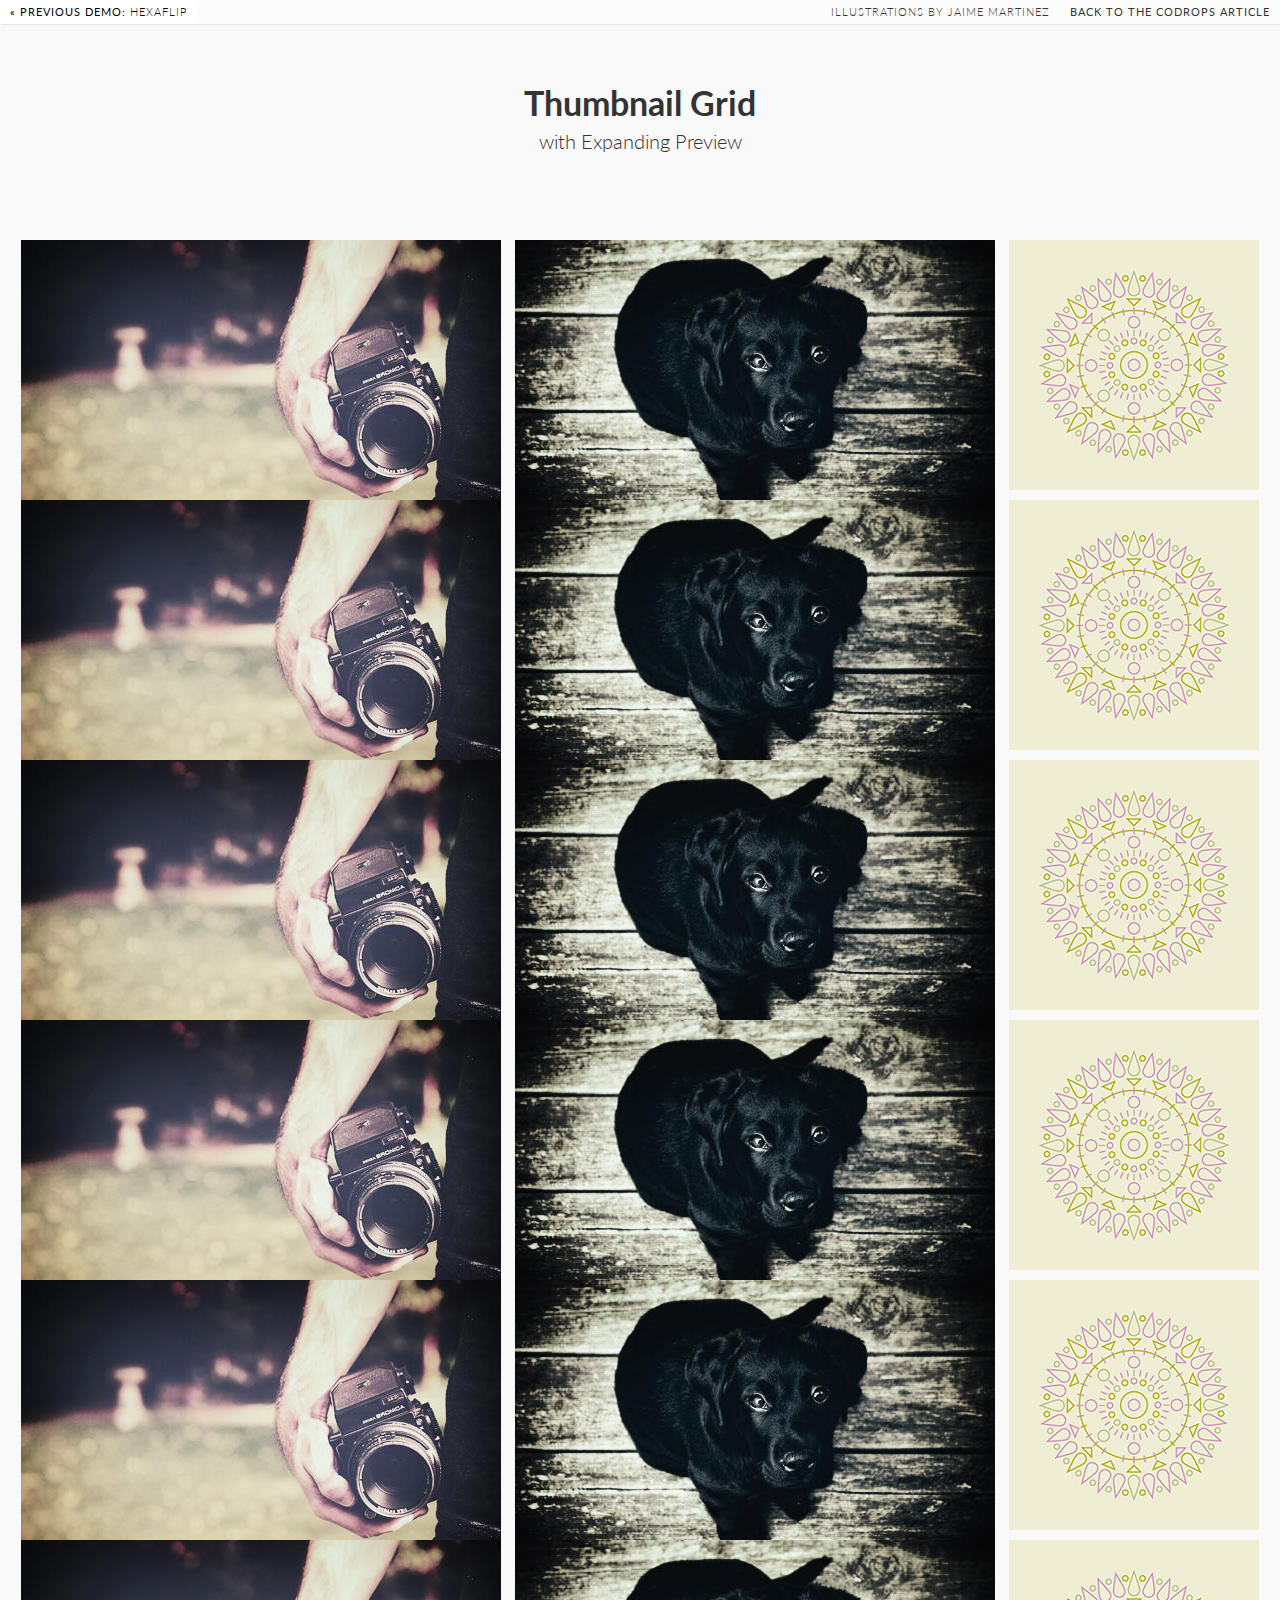
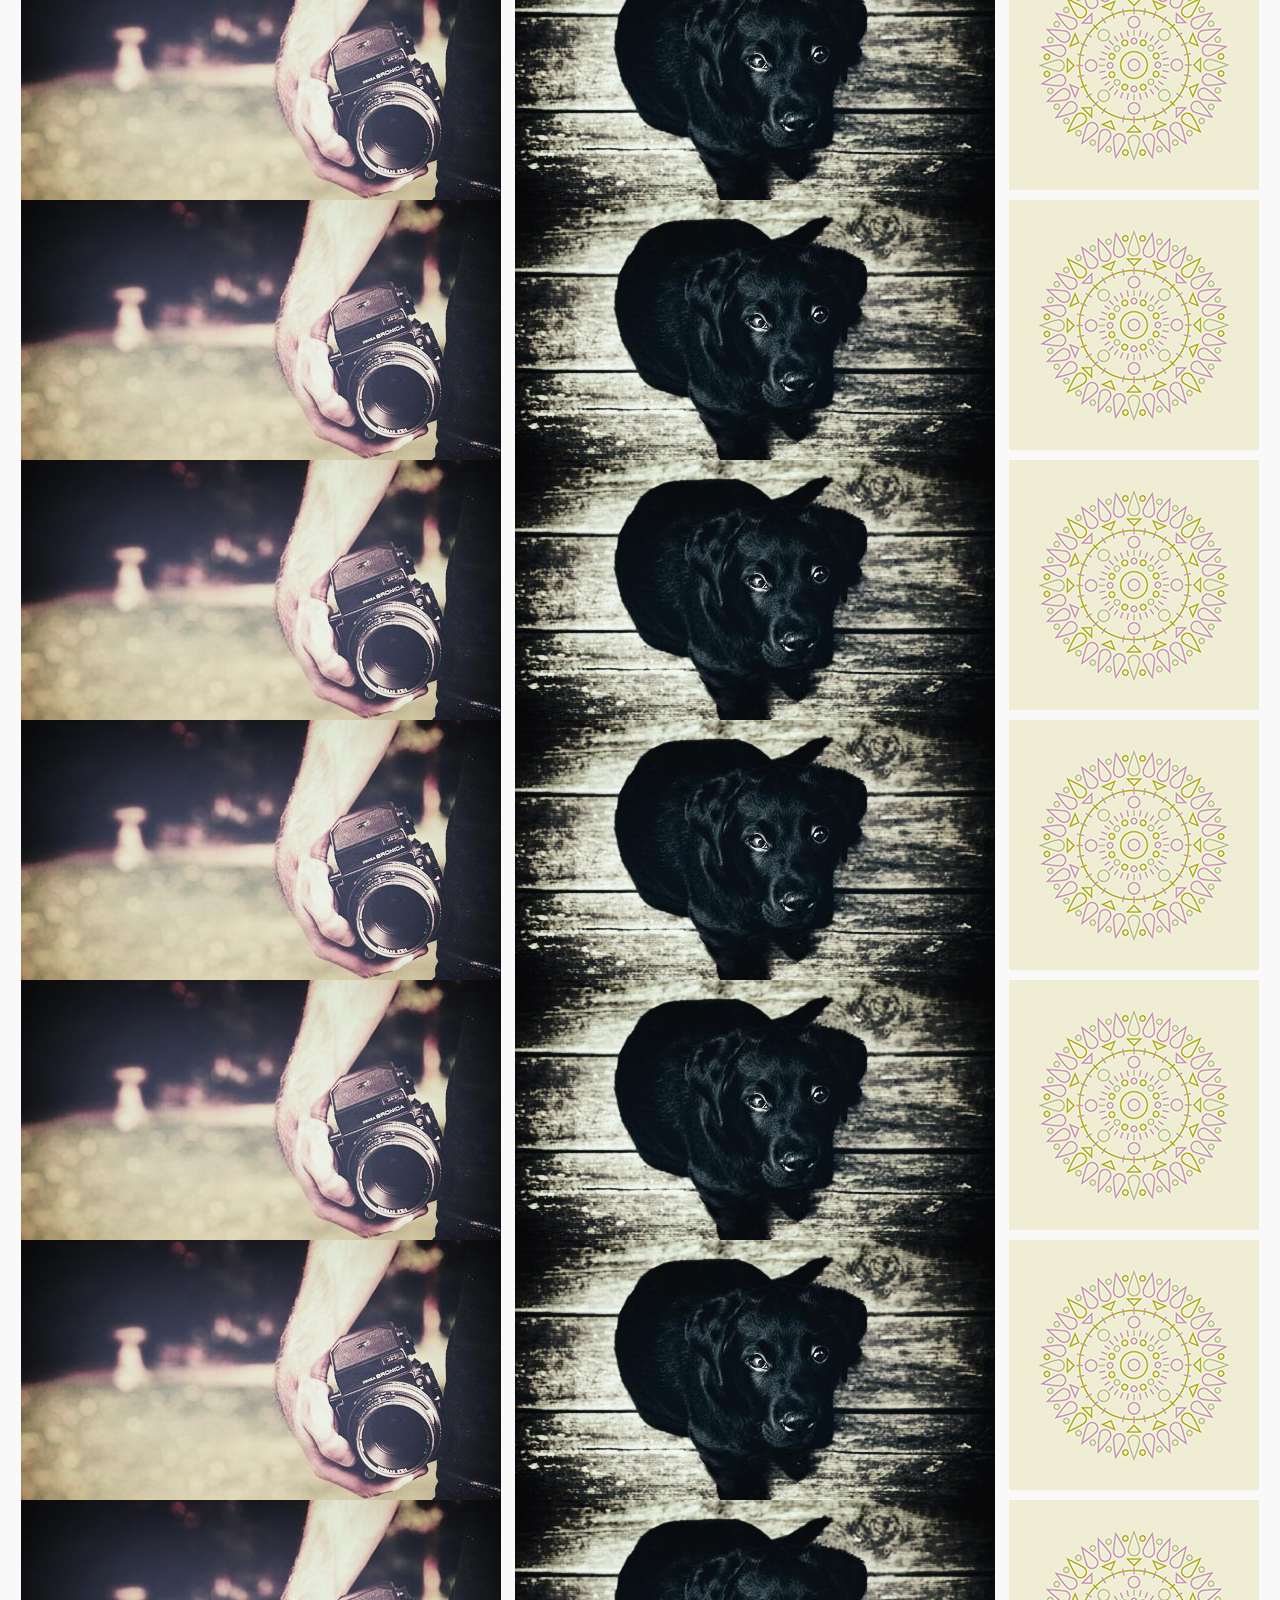
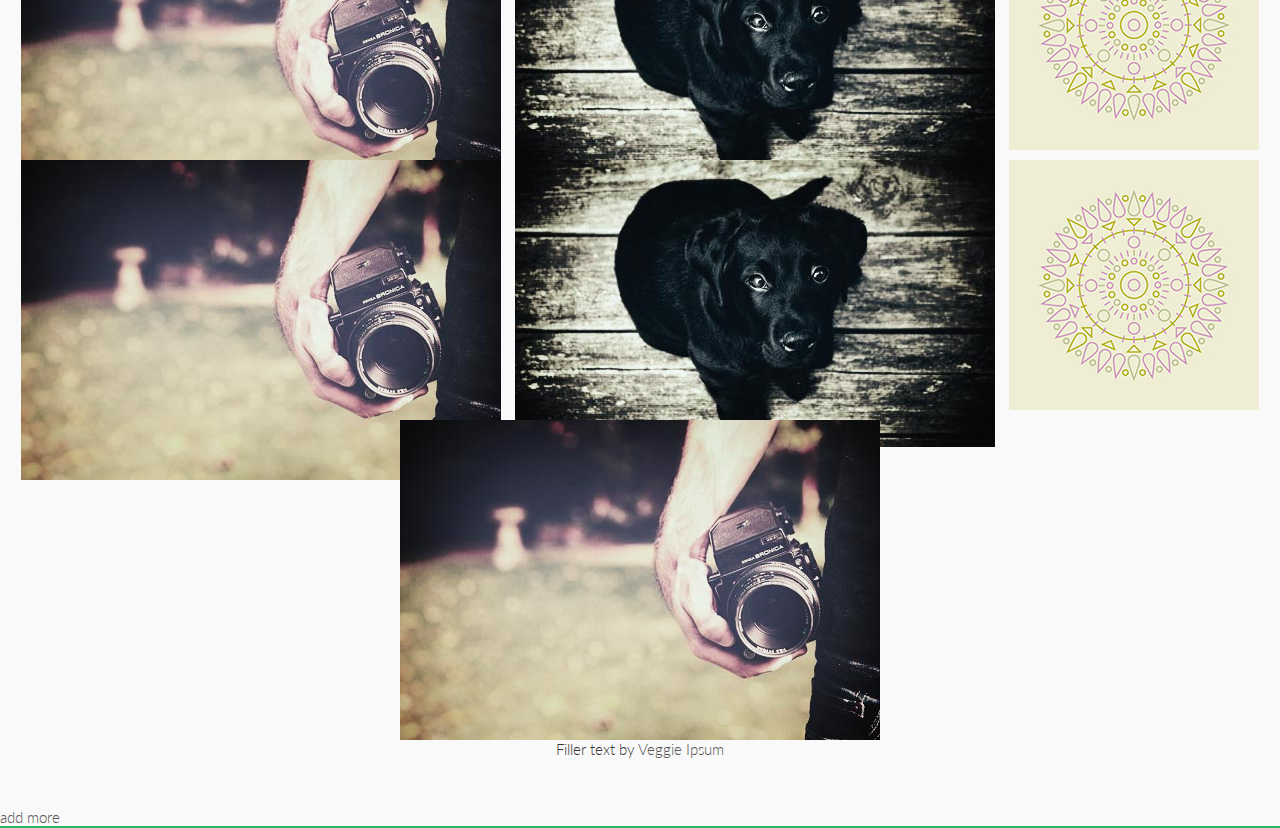
<file: add.html>
<!DOCTYPE html>
<html lang="en">
	<head>
		<meta charset="UTF-8" />
		<meta http-equiv="X-UA-Compatible" content="IE=edge,chrome=1"> 
		<meta name="viewport" content="width=device-width, initial-scale=1.0"> 
		<title>Thumbnail Grid with Expanding Preview</title>
		<meta name="description" content="Thumbnail Grid with Expanding Preview" />
		<meta name="keywords" content="thumbnails, grid, preview, google image search, jquery, image grid, expanding, preview, portfolio" />
		<meta name="author" content="Codrops" />
		<link rel="shortcut icon" href="../favicon.ico"> 
		<link rel="stylesheet" type="text/css" href="css/default.css" />
		<link rel="stylesheet" type="text/css" href="css/component.css" />
		<script src="js/modernizr.custom.js"></script>
	</head>
	<body>
		<div class="container">	
			<!-- Codrops top bar -->
			<div class="codrops-top clearfix">
				<a href="http://tympanus.net/Tutorials/HexaFlip/"><strong>&laquo; Previous Demo: </strong>HexaFlip</a>
				<span class="right">
					<a href="http://cargocollective.com/jaimemartinez">Illustrations by Jaime Martinez</a>
					<a href="http://tympanus.net/codrops/?p=14530"><strong>Back to the Codrops Article</strong></a>
				</span>
			</div><!--/ Codrops top bar -->
			<header class="clearfix">
				<h1>Thumbnail Grid <span>with Expanding Preview</span></h1>	
			</header>
			<div class="main">
				<ul id="og-grid" class="og-grid">
					<li>
						<a href="http://cargocollective.com/jaimemartinez/" data-largesrc="images/1.jpg" data-title="Azuki bean" data-description="Swiss chard pumpkin bunya nuts maize plantain aubergine napa cabbage soko coriander sweet pepper water spinach winter purslane shallot tigernut lentil beetroot.">
							<img src="images/thumbs/1.jpg" alt="img01"/>
						</a>
					</li>
					<li>
						<a href="http://cargocollective.com/jaimemartinez/" data-largesrc="images/2.jpg" data-title="Veggies sunt bona vobis" data-description="Komatsuna prairie turnip wattle seed artichoke mustard horseradish taro rutabaga ricebean carrot black-eyed pea turnip greens beetroot yarrow watercress kombu.">
							<img src="images/thumbs/2.jpg" alt="img02"/>
						</a>
					</li>
					<li>
						<a href="http://cargocollective.com/jaimemartinez/" data-largesrc="images/3.jpg" data-title="Dandelion horseradish" data-description="Cabbage bamboo shoot broccoli rabe chickpea chard sea lettuce lettuce ricebean artichoke earthnut pea aubergine okra brussels sprout avocado tomato.">
							<img src="images/thumbs/3.jpg" alt="img03"/>
						</a>
					</li>
					<li>
						<a href="http://cargocollective.com/jaimemartinez/" data-largesrc="images/1.jpg" data-title="Azuki bean" data-description="Swiss chard pumpkin bunya nuts maize plantain aubergine napa cabbage soko coriander sweet pepper water spinach winter purslane shallot tigernut lentil beetroot.">
							<img src="images/thumbs/1.jpg" alt="img01"/>
						</a>
					</li>
					<li>
						<a href="http://cargocollective.com/jaimemartinez/" data-largesrc="images/2.jpg" data-title="Veggies sunt bona vobis" data-description="Komatsuna prairie turnip wattle seed artichoke mustard horseradish taro rutabaga ricebean carrot black-eyed pea turnip greens beetroot yarrow watercress kombu.">
							<img src="images/thumbs/2.jpg" alt="img02"/>
						</a>
					</li>
					<li>
						<a href="http://cargocollective.com/jaimemartinez/" data-largesrc="images/3.jpg" data-title="Dandelion horseradish" data-description="Cabbage bamboo shoot broccoli rabe chickpea chard sea lettuce lettuce ricebean artichoke earthnut pea aubergine okra brussels sprout avocado tomato.">
							<img src="images/thumbs/3.jpg" alt="img03"/>
						</a>
					</li>
					<li>
						<a href="http://cargocollective.com/jaimemartinez/" data-largesrc="images/1.jpg" data-title="Azuki bean" data-description="Swiss chard pumpkin bunya nuts maize plantain aubergine napa cabbage soko coriander sweet pepper water spinach winter purslane shallot tigernut lentil beetroot.">
							<img src="images/thumbs/1.jpg" alt="img01"/>
						</a>
					</li>
					<li>
						<a href="http://cargocollective.com/jaimemartinez/" data-largesrc="images/2.jpg" data-title="Veggies sunt bona vobis" data-description="Komatsuna prairie turnip wattle seed artichoke mustard horseradish taro rutabaga ricebean carrot black-eyed pea turnip greens beetroot yarrow watercress kombu.">
							<img src="images/thumbs/2.jpg" alt="img02"/>
						</a>
					</li>
					<li>
						<a href="http://cargocollective.com/jaimemartinez/" data-largesrc="images/3.jpg" data-title="Dandelion horseradish" data-description="Cabbage bamboo shoot broccoli rabe chickpea chard sea lettuce lettuce ricebean artichoke earthnut pea aubergine okra brussels sprout avocado tomato.">
							<img src="images/thumbs/3.jpg" alt="img03"/>
						</a>
					</li>
					<li>
						<a href="http://cargocollective.com/jaimemartinez/" data-largesrc="images/1.jpg" data-title="Azuki bean" data-description="Swiss chard pumpkin bunya nuts maize plantain aubergine napa cabbage soko coriander sweet pepper water spinach winter purslane shallot tigernut lentil beetroot.">
							<img src="images/thumbs/1.jpg" alt="img01"/>
						</a>
					</li>
					<li>
						<a href="http://cargocollective.com/jaimemartinez/" data-largesrc="images/2.jpg" data-title="Veggies sunt bona vobis" data-description="Komatsuna prairie turnip wattle seed artichoke mustard horseradish taro rutabaga ricebean carrot black-eyed pea turnip greens beetroot yarrow watercress kombu.">
							<img src="images/thumbs/2.jpg" alt="img02"/>
						</a>
					</li>
					<li>
						<a href="http://cargocollective.com/jaimemartinez/" data-largesrc="images/3.jpg" data-title="Dandelion horseradish" data-description="Cabbage bamboo shoot broccoli rabe chickpea chard sea lettuce lettuce ricebean artichoke earthnut pea aubergine okra brussels sprout avocado tomato.">
							<img src="images/thumbs/3.jpg" alt="img03"/>
						</a>
					</li>
					<li>
						<a href="http://cargocollective.com/jaimemartinez/" data-largesrc="images/1.jpg" data-title="Azuki bean" data-description="Swiss chard pumpkin bunya nuts maize plantain aubergine napa cabbage soko coriander sweet pepper water spinach winter purslane shallot tigernut lentil beetroot.">
							<img src="images/thumbs/1.jpg" alt="img01"/>
						</a>
					</li>
					<li>
						<a href="http://cargocollective.com/jaimemartinez/" data-largesrc="images/2.jpg" data-title="Veggies sunt bona vobis" data-description="Komatsuna prairie turnip wattle seed artichoke mustard horseradish taro rutabaga ricebean carrot black-eyed pea turnip greens beetroot yarrow watercress kombu.">
							<img src="images/thumbs/2.jpg" alt="img02"/>
						</a>
					</li>
					<li>
						<a href="http://cargocollective.com/jaimemartinez/" data-largesrc="images/3.jpg" data-title="Dandelion horseradish" data-description="Cabbage bamboo shoot broccoli rabe chickpea chard sea lettuce lettuce ricebean artichoke earthnut pea aubergine okra brussels sprout avocado tomato.">
							<img src="images/thumbs/3.jpg" alt="img03"/>
						</a>
					</li>
					<li>
						<a href="http://cargocollective.com/jaimemartinez/" data-largesrc="images/1.jpg" data-title="Azuki bean" data-description="Swiss chard pumpkin bunya nuts maize plantain aubergine napa cabbage soko coriander sweet pepper water spinach winter purslane shallot tigernut lentil beetroot.">
							<img src="images/thumbs/1.jpg" alt="img01"/>
						</a>
					</li>
					<li>
						<a href="http://cargocollective.com/jaimemartinez/" data-largesrc="images/2.jpg" data-title="Veggies sunt bona vobis" data-description="Komatsuna prairie turnip wattle seed artichoke mustard horseradish taro rutabaga ricebean carrot black-eyed pea turnip greens beetroot yarrow watercress kombu.">
							<img src="images/thumbs/2.jpg" alt="img02"/>
						</a>
					</li>
					<li>
						<a href="http://cargocollective.com/jaimemartinez/" data-largesrc="images/3.jpg" data-title="Dandelion horseradish" data-description="Cabbage bamboo shoot broccoli rabe chickpea chard sea lettuce lettuce ricebean artichoke earthnut pea aubergine okra brussels sprout avocado tomato.">
							<img src="images/thumbs/3.jpg" alt="img03"/>
						</a>
					</li>
					<li>
						<a href="http://cargocollective.com/jaimemartinez/" data-largesrc="images/1.jpg" data-title="Azuki bean" data-description="Swiss chard pumpkin bunya nuts maize plantain aubergine napa cabbage soko coriander sweet pepper water spinach winter purslane shallot tigernut lentil beetroot.">
							<img src="images/thumbs/1.jpg" alt="img01"/>
						</a>
					</li>
					<li>
						<a href="http://cargocollective.com/jaimemartinez/" data-largesrc="images/2.jpg" data-title="Veggies sunt bona vobis" data-description="Komatsuna prairie turnip wattle seed artichoke mustard horseradish taro rutabaga ricebean carrot black-eyed pea turnip greens beetroot yarrow watercress kombu.">
							<img src="images/thumbs/2.jpg" alt="img02"/>
						</a>
					</li>
					<li>
						<a href="http://cargocollective.com/jaimemartinez/" data-largesrc="images/3.jpg" data-title="Dandelion horseradish" data-description="Cabbage bamboo shoot broccoli rabe chickpea chard sea lettuce lettuce ricebean artichoke earthnut pea aubergine okra brussels sprout avocado tomato.">
							<img src="images/thumbs/3.jpg" alt="img03"/>
						</a>
					</li>
					<li>
						<a href="http://cargocollective.com/jaimemartinez/" data-largesrc="images/1.jpg" data-title="Azuki bean" data-description="Swiss chard pumpkin bunya nuts maize plantain aubergine napa cabbage soko coriander sweet pepper water spinach winter purslane shallot tigernut lentil beetroot.">
							<img src="images/thumbs/1.jpg" alt="img01"/>
						</a>
					</li>
					<li>
						<a href="http://cargocollective.com/jaimemartinez/" data-largesrc="images/2.jpg" data-title="Veggies sunt bona vobis" data-description="Komatsuna prairie turnip wattle seed artichoke mustard horseradish taro rutabaga ricebean carrot black-eyed pea turnip greens beetroot yarrow watercress kombu.">
							<img src="images/thumbs/2.jpg" alt="img02"/>
						</a>
					</li>
					<li>
						<a href="http://cargocollective.com/jaimemartinez/" data-largesrc="images/3.jpg" data-title="Dandelion horseradish" data-description="Cabbage bamboo shoot broccoli rabe chickpea chard sea lettuce lettuce ricebean artichoke earthnut pea aubergine okra brussels sprout avocado tomato.">
							<img src="images/thumbs/3.jpg" alt="img03"/>
						</a>
					</li>
					<li>
						<a href="http://cargocollective.com/jaimemartinez/" data-largesrc="images/1.jpg" data-title="Azuki bean" data-description="Swiss chard pumpkin bunya nuts maize plantain aubergine napa cabbage soko coriander sweet pepper water spinach winter purslane shallot tigernut lentil beetroot.">
							<img src="images/thumbs/1.jpg" alt="img01"/>
						</a>
					</li>
					<li>
						<a href="http://cargocollective.com/jaimemartinez/" data-largesrc="images/2.jpg" data-title="Veggies sunt bona vobis" data-description="Komatsuna prairie turnip wattle seed artichoke mustard horseradish taro rutabaga ricebean carrot black-eyed pea turnip greens beetroot yarrow watercress kombu.">
							<img src="images/thumbs/2.jpg" alt="img02"/>
						</a>
					</li>
					<li>
						<a href="http://cargocollective.com/jaimemartinez/" data-largesrc="images/3.jpg" data-title="Dandelion horseradish" data-description="Cabbage bamboo shoot broccoli rabe chickpea chard sea lettuce lettuce ricebean artichoke earthnut pea aubergine okra brussels sprout avocado tomato.">
							<img src="images/thumbs/3.jpg" alt="img03"/>
						</a>
					</li>
					<li>
						<a href="http://cargocollective.com/jaimemartinez/" data-largesrc="images/1.jpg" data-title="Azuki bean" data-description="Swiss chard pumpkin bunya nuts maize plantain aubergine napa cabbage soko coriander sweet pepper water spinach winter purslane shallot tigernut lentil beetroot.">
							<img src="images/thumbs/1.jpg" alt="img01"/>
						</a>
					</li>
					<li>
						<a href="http://cargocollective.com/jaimemartinez/" data-largesrc="images/2.jpg" data-title="Veggies sunt bona vobis" data-description="Komatsuna prairie turnip wattle seed artichoke mustard horseradish taro rutabaga ricebean carrot black-eyed pea turnip greens beetroot yarrow watercress kombu.">
							<img src="images/thumbs/2.jpg" alt="img02"/>
						</a>
					</li>
					<li>
						<a href="http://cargocollective.com/jaimemartinez/" data-largesrc="images/3.jpg" data-title="Dandelion horseradish" data-description="Cabbage bamboo shoot broccoli rabe chickpea chard sea lettuce lettuce ricebean artichoke earthnut pea aubergine okra brussels sprout avocado tomato.">
							<img src="images/thumbs/3.jpg" alt="img03"/>
						</a>
					</li>
					<li>
						<a href="http://cargocollective.com/jaimemartinez/" data-largesrc="images/1.jpg" data-title="Azuki bean" data-description="Swiss chard pumpkin bunya nuts maize plantain aubergine napa cabbage soko coriander sweet pepper water spinach winter purslane shallot tigernut lentil beetroot.">
							<img src="images/thumbs/1.jpg" alt="img01"/>
						</a>
					</li>
					<li>
						<a href="http://cargocollective.com/jaimemartinez/" data-largesrc="images/2.jpg" data-title="Veggies sunt bona vobis" data-description="Komatsuna prairie turnip wattle seed artichoke mustard horseradish taro rutabaga ricebean carrot black-eyed pea turnip greens beetroot yarrow watercress kombu.">
							<img src="images/thumbs/2.jpg" alt="img02"/>
						</a>
					</li>
					<li>
						<a href="http://cargocollective.com/jaimemartinez/" data-largesrc="images/3.jpg" data-title="Dandelion horseradish" data-description="Cabbage bamboo shoot broccoli rabe chickpea chard sea lettuce lettuce ricebean artichoke earthnut pea aubergine okra brussels sprout avocado tomato.">
							<img src="images/thumbs/3.jpg" alt="img03"/>
						</a>
					</li>
					<li>
						<a href="http://cargocollective.com/jaimemartinez/" data-largesrc="images/1.jpg" data-title="Azuki bean" data-description="Swiss chard pumpkin bunya nuts maize plantain aubergine napa cabbage soko coriander sweet pepper water spinach winter purslane shallot tigernut lentil beetroot.">
							<img src="images/thumbs/1.jpg" alt="img01"/>
						</a>
					</li>
					<li>
						<a href="http://cargocollective.com/jaimemartinez/" data-largesrc="images/2.jpg" data-title="Veggies sunt bona vobis" data-description="Komatsuna prairie turnip wattle seed artichoke mustard horseradish taro rutabaga ricebean carrot black-eyed pea turnip greens beetroot yarrow watercress kombu.">
							<img src="images/thumbs/2.jpg" alt="img02"/>
						</a>
					</li>
					<li>
						<a href="http://cargocollective.com/jaimemartinez/" data-largesrc="images/3.jpg" data-title="Dandelion horseradish" data-description="Cabbage bamboo shoot broccoli rabe chickpea chard sea lettuce lettuce ricebean artichoke earthnut pea aubergine okra brussels sprout avocado tomato.">
							<img src="images/thumbs/3.jpg" alt="img03"/>
						</a>
					</li>
					<li>
						<a href="http://cargocollective.com/jaimemartinez/" data-largesrc="images/1.jpg" data-title="Azuki bean" data-description="Swiss chard pumpkin bunya nuts maize plantain aubergine napa cabbage soko coriander sweet pepper water spinach winter purslane shallot tigernut lentil beetroot.">
							<img src="images/thumbs/1.jpg" alt="img01"/>
						</a>
					</li>
					<li>
						<a href="http://cargocollective.com/jaimemartinez/" data-largesrc="images/2.jpg" data-title="Veggies sunt bona vobis" data-description="Komatsuna prairie turnip wattle seed artichoke mustard horseradish taro rutabaga ricebean carrot black-eyed pea turnip greens beetroot yarrow watercress kombu.">
							<img src="images/thumbs/2.jpg" alt="img02"/>
						</a>
					</li>
					<li>
						<a href="http://cargocollective.com/jaimemartinez/" data-largesrc="images/3.jpg" data-title="Dandelion horseradish" data-description="Cabbage bamboo shoot broccoli rabe chickpea chard sea lettuce lettuce ricebean artichoke earthnut pea aubergine okra brussels sprout avocado tomato.">
							<img src="images/thumbs/3.jpg" alt="img03"/>
						</a>
					</li>
					<li>
						<a href="http://cargocollective.com/jaimemartinez/" data-largesrc="images/1.jpg" data-title="Azuki bean" data-description="Swiss chard pumpkin bunya nuts maize plantain aubergine napa cabbage soko coriander sweet pepper water spinach winter purslane shallot tigernut lentil beetroot.">
							<img src="images/thumbs/1.jpg" alt="img01"/>
						</a>
					</li>
				</ul>
				<p>Filler text by <a href="http://veggieipsum.com/">Veggie Ipsum</a></p>
				<a id="og-additems" href="#">add more</a>
			</div>
		</div><!-- /container -->
		<script src="https://ajax.googleapis.com/ajax/libs/jquery/1.9.1/jquery.min.js"></script>
		<script src="js/grid.js"></script>
		<script>
			$(function() {
				Grid.init();
				// adding more items
				$('#og-additems').on( 'click', function() {
					var $items = $( '<li><a href="http://cargocollective.com/jaimemartinez/" data-largesrc="images/1.jpg" data-title="Azuki bean" data-description="Swiss chard pumpkin bunya nuts maize plantain aubergine napa cabbage soko coriander sweet pepper water spinach winter purslane shallot tigernut lentil beetroot."><img src="images/thumbs/1.jpg" alt="img01"/></a></li><li><a href="http://cargocollective.com/jaimemartinez/" data-largesrc="images/1.jpg" data-title="Azuki bean" data-description="Swiss chard pumpkin bunya nuts maize plantain aubergine napa cabbage soko coriander sweet pepper water spinach winter purslane shallot tigernut lentil beetroot."><img src="images/thumbs/1.jpg" alt="img01"/></a></li><li><a href="http://cargocollective.com/jaimemartinez/" data-largesrc="images/1.jpg" data-title="Azuki bean" data-description="Swiss chard pumpkin bunya nuts maize plantain aubergine napa cabbage soko coriander sweet pepper water spinach winter purslane shallot tigernut lentil beetroot."><img src="images/thumbs/1.jpg" alt="img01"/></a></li><li><a href="http://cargocollective.com/jaimemartinez/" data-largesrc="images/1.jpg" data-title="Azuki bean" data-description="Swiss chard pumpkin bunya nuts maize plantain aubergine napa cabbage soko coriander sweet pepper water spinach winter purslane shallot tigernut lentil beetroot."><img src="images/thumbs/1.jpg" alt="img01"/></a></li><li><a href="http://cargocollective.com/jaimemartinez/" data-largesrc="images/1.jpg" data-title="Azuki bean" data-description="Swiss chard pumpkin bunya nuts maize plantain aubergine napa cabbage soko coriander sweet pepper water spinach winter purslane shallot tigernut lentil beetroot."><img src="images/thumbs/1.jpg" alt="img01"/></a></li><li><a href="http://cargocollective.com/jaimemartinez/" data-largesrc="images/1.jpg" data-title="Azuki bean" data-description="Swiss chard pumpkin bunya nuts maize plantain aubergine napa cabbage soko coriander sweet pepper water spinach winter purslane shallot tigernut lentil beetroot."><img src="images/thumbs/1.jpg" alt="img01"/></a></li><li><a href="http://cargocollective.com/jaimemartinez/" data-largesrc="images/1.jpg" data-title="Azuki bean" data-description="Swiss chard pumpkin bunya nuts maize plantain aubergine napa cabbage soko coriander sweet pepper water spinach winter purslane shallot tigernut lentil beetroot."><img src="images/thumbs/1.jpg" alt="img01"/></a></li><li><a href="http://cargocollective.com/jaimemartinez/" data-largesrc="images/1.jpg" data-title="Azuki bean" data-description="Swiss chard pumpkin bunya nuts maize plantain aubergine napa cabbage soko coriander sweet pepper water spinach winter purslane shallot tigernut lentil beetroot."><img src="images/thumbs/1.jpg" alt="img01"/></a></li><li><a href="http://cargocollective.com/jaimemartinez/" data-largesrc="images/1.jpg" data-title="Azuki bean" data-description="Swiss chard pumpkin bunya nuts maize plantain aubergine napa cabbage soko coriander sweet pepper water spinach winter purslane shallot tigernut lentil beetroot."><img src="images/thumbs/1.jpg" alt="img01"/></a></li><li><a href="http://cargocollective.com/jaimemartinez/" data-largesrc="images/1.jpg" data-title="Azuki bean" data-description="Swiss chard pumpkin bunya nuts maize plantain aubergine napa cabbage soko coriander sweet pepper water spinach winter purslane shallot tigernut lentil beetroot."><img src="images/thumbs/1.jpg" alt="img01"/></a></li>' ).appendTo( $( '#og-grid' ) );
					
					Grid.addItems( $items );
					return false;
				} );
			});
		</script>
	</body>
</html>
</file>
<file: css/default.css>
/* General Demo Style */
@import url(http://fonts.googleapis.com/css?family=Lato:300,400,700);

html { height: 100%; }

*,
*:after,
*:before {
	-webkit-box-sizing: border-box;
	-moz-box-sizing: border-box;
	box-sizing: border-box;
	padding: 0;
	margin: 0;
}

/* Clearfix hack by Nicolas Gallagher: http://nicolasgallagher.com/micro-clearfix-hack/ */
.clearfix:before,
.clearfix:after {
    content: " ";
    display: table;
}

.clearfix:after {
    clear: both;
}

.clearfix {
    *zoom: 1;
}

body {
    font-family: 'Lato', Calibri, Arial, sans-serif;
    background: #f9f9f9;
    font-weight: 300;
    font-size: 15px;
    color: #333;
    overflow: scroll;
    overflow-x: hidden;
}

a {
	color: #555;
	text-decoration: none;
}

.container {
	width: 100%;
	position: relative;
}

.container > header {
	width: 90%;
	max-width: 1240px;
	margin: 0 auto;
	position: relative;
	padding: 0 30px 50px 30px;
}

.container > header {
	padding: 60px 30px 50px;
	text-align: center;
}

.container > header h1 {
	font-size: 34px;
	line-height: 38px;
	margin: 0 auto;
	font-weight: 700;
	color: #333;
}

.container > header h1 span {
	display: block;
	font-size: 20px;
	font-weight: 300;
}

.main > p {
	text-align: center;
	padding: 50px 20px;
}

/* Header Style */
.codrops-top {
	line-height: 24px;
	font-size: 11px;
	background: #fff;
	background: rgba(255, 255, 255, 0.5);
	text-transform: uppercase;
	z-index: 9999;
	position: relative;
	box-shadow: 1px 0px 2px rgba(0,0,0,0.2);
}

.codrops-top a {
	padding: 0px 10px;
	letter-spacing: 1px;
	color: #333;
	display: inline-block;
}

.codrops-top a:hover {
	background: rgba(255,255,255,0.8);
	color: #000;
}

.codrops-top span.right {
	float: right;
}

.codrops-top span.right a {
	float: left;
	display: block;
}
</file>
<file: css/component.css>
.og-grid {
	list-style: none;
	padding: 20px 0;
	margin: 0 auto;
	text-align: center;
	width: 100%;
}

.og-grid li {
	display: inline-block;
	margin: 10px 5px 0 5px;
	vertical-align: top;
	height: 250px;
}

.og-grid li > a,
.og-grid li > a img {
	border: none;
	outline: none;
	display: block;
	position: relative;
}

.og-grid li.og-expanded > a::after {
	top: auto;
	border: solid transparent;
	content: " ";
	height: 0;
	width: 0;
	position: absolute;
	pointer-events: none;
	border-bottom-color: #26B864;
	border-width: 15px;
	left: 50%;
	margin: -20px 0 0 -15px;
}

.og-expander {
	position: absolute;
	background: #fff;
	border-top: 2px solid #26B864;
	border-bottom: 2px solid #26B864;
	top: auto;
	left: 0;
	width: 100%;
	margin-top: 10px;
	text-align: left;
	height: 0;
	overflow: hidden;
}

.og-expander-inner {
	padding: 50px 30px;
	height: 100%;
}

.og-close {
	position: absolute;
	width: 40px;
	height: 40px;
	top: 20px;
	right: 20px;
	cursor: pointer;
}

.og-close::before,
.og-close::after {
	content: '';
	position: absolute;
	width: 100%;
	top: 50%;
	height: 1px;
	background: #888;
	-webkit-transform: rotate(45deg);
	-moz-transform: rotate(45deg);
	transform: rotate(45deg);
}

.og-close::after {
	-webkit-transform: rotate(-45deg);
	-moz-transform: rotate(-45deg);
	transform: rotate(-45deg);
}

.og-close:hover::before,
.og-close:hover::after {
	background: #333;
}

.og-fullimg,
.og-details {
	width: 50%;
	float: left;
	height: 100%;
	overflow: hidden;
	position: relative;
}

.og-details {
	padding: 0 40px 0 20px;
}

.og-fullimg {
	text-align: center;
}

.og-fullimg img {
	display: inline-block;
	max-height: 100%;
	max-width: 100%;
}

.og-details h3 {
	font-weight: 300;
	font-size: 52px;
	padding: 40px 0 10px;
	margin-bottom: 10px;
}

.og-details p {
	font-weight: 400;
	font-size: 16px;
	line-height: 22px;
	color: #999;
}

.og-details a {
	font-weight: 700;
	font-size: 16px;
	color: #333;
	text-transform: uppercase;
	letter-spacing: 2px;
	padding: 10px 20px;
	border: 3px solid #333;
	display: inline-block;
	margin: 30px 0 0;
	outline: none;
}

.og-details a::before {
	content: '\2192';
	display: inline-block;
	margin-right: 10px;
}

.og-details a:hover {
	border-color: #999;
	color: #999;
}

.og-loading {
	width: 20px;
	height: 20px;
	border-radius: 50%;
	background: #aaa;
	box-shadow: 0 0 1px #ccc, 15px 30px 1px #ccc, -15px 30px 1px #ccc;
	position: absolute;
	top: 50%;
	left: 50%;
	margin: -25px 0 0 -25px;
	-webkit-animation: loader 0.5s infinite ease-in-out both;
	-moz-animation: loader 0.5s infinite ease-in-out both;
	animation: loader 0.5s infinite ease-in-out both;
}

@-webkit-keyframes loader {
	0% { background: #aaa; }
	33% { background: #ccc; box-shadow: 0 0 1px #ccc, 15px 30px 1px #ccc, -15px 30px 1px #ddd; }
	66% { background: #ccc; box-shadow: 0 0 1px #ccc, 15px 30px 1px #ddd, -15px 30px 1px #ccc; }
}

@-moz-keyframes loader {
	0% { background: #ddd; }
	33% { background: #ccc; box-shadow: 0 0 1px #ccc, 15px 30px 1px #ccc, -15px 30px 1px #ddd; }
	66% { background: #ccc; box-shadow: 0 0 1px #ccc, 15px 30px 1px #ddd, -15px 30px 1px #ccc; }
}

@keyframes loader {
	0% { background: #ddd; }
	33% { background: #ccc; box-shadow: 0 0 1px #ccc, 15px 30px 1px #ccc, -15px 30px 1px #ddd; }
	66% { background: #ccc; box-shadow: 0 0 1px #ccc, 15px 30px 1px #ddd, -15px 30px 1px #ccc; }
}

@media screen and (max-width: 830px) {

	.og-expander h3 { font-size: 32px; }
	.og-expander p { font-size: 13px; }
	.og-expander a { font-size: 12px; }

}

@media screen and (max-width: 650px) {

	.og-fullimg { display: none; }
	.og-details { float: none; width: 100%; }
	
}
/* Common styles for all menus */
.menu {
	line-height: 1;
	margin: 0 auto 1em;
}

.menu__list {
	position: relative;
	display: -webkit-flex;
	display: flex;
	margin: 0;
	padding: 0;
	list-style: none;
}

.menu__item {
	display: block;
	margin: 1em 0;
}

.menu__link {
	font-size: 1.05em;
	font-weight: bold;
	display: block;
	padding: 1em;
	cursor: pointer;
	-webkit-user-select: none;
	-moz-user-select: none;
	-ms-user-select: none;
	user-select: none;
	-webkit-touch-callout: none;
	-khtml-user-select: none;
	-webkit-tap-highlight-color: rgba(0, 0, 0, 0);
}

.menu__link:hover,
.menu__link:focus {
	color: #d94f5c;
	outline: none;
	text-decoration: none;
}
/* Iris */


.menu--iris .menu__link {
	position: relative;
	text-align: center;
	color: #FD8400;
	-webkit-transition: color 0.3s;
	transition: color 0.3s;
}

.menu--iris .menu__item--current .menu__link,
.menu--iris .menu__link:hover,
.menu--iris .menu__link:focus {
	color: #26B864;
}

.menu--iris .menu__link::before,
.menu--iris .menu__link::after {
	content: '';
	position: absolute;
	width: 10px;
	height: 10px;
	opacity: 0;
	border: 2px solid #26B864;
	-webkit-transition: -webkit-transform 0.3s, opacity 0.3s;
	transition: transform 0.3s, opacity 0.3s;
	-webkit-transition-timing-function: cubic-bezier(0.17, 0.67, 0.05, 1.29);
	transition-timing-function: cubic-bezier(0.17, 0.67, 0.05, 1.29);
}

.menu--iris .menu__link::before {
	top: 0;
	left: 0;
	border-width: 2px 0 0 2px;
	-webkit-transform: translate3d(10px, 10px, 0);
	transform: translate3d(10px, 10px, 0);
}

.menu--iris .menu__link::after {
	right: 0;
	bottom: 0;
	border-width: 0 2px 2px 0;
	-webkit-transform: translate3d(-10px, -10px, 0);
	transform: translate3d(-10px, -10px, 0);
}

.menu--iris .menu__item--current .menu__link::before,
.menu--iris .menu__item--current .menu__link::after,
.menu--iris .menu__link:hover::before,
.menu--iris .menu__link:hover::after,
.menu--iris .menu__link:focus::before,
.menu--iris .menu__link:focus::after {
	opacity: 1;
	-webkit-transform: translate3d(0, 0, 0);
	transform: translate3d(0, 0, 0);
}

.navbar-toggle {
	color: #fff;
    position: relative;
    float: right;
    padding: 9px 10px;
    margin-top: 8px;
    margin-right: 15px;
    margin-bottom: 8px;
    background-color: #26B864;
    background-image: none;
    border: 1px solid transparent;
    border-radius: 4px;
}

.navbar-fixed-top {
background-color: #ffffff;
border-bottom: 2px solid #26B864;
padding-top: 5px;
}

.container.site {
margin-top: 50px;

}

.arrow {
position:relative;
top: -16px;
}

.arrow a,
.arrow a:hover { 
color: #26B864;
}

.main,
.carousel {
border-bottom: 2px solid #26B864;

}

.carousel.slide {
	margin-top: 5px;
	height: 550px;
	margin-bottom: 20px;
}

.carousel-inner > .item > img {
	width: 100%;
	height: 550px;
}

.carousel-caption {
	background-color: #fff;
	font-size: 2em;
	font-weight: 900;
	opacity: 0.8;
	padding: 1px;
	color: #000;
}

.logo img {
	width: 100%;
}

.footer {
	border-top: 3px solid #FD8400;
	border-bottom: 1px solid #fff;
	background-color: #26B864;
	color: #fff;
}

.footer-links {
	list-style-type: none;
}

.footer-links li {
	padding-top: 3px;
	color: #fff;
}

.footer-links li a {
	color: #fff;
	text-decoration: none;
}

.footer-links li a:hover {
	color: #fff;
	font-weight: bolder;
}

.media img {
	width: 64px;
	height: 64px;
	border: 1px solid #FD8400;
}

.site-footer {
  background-color: #26b864;
  color: white;
  padding: 25px 0;
}
.site-footer a {
  color: white;
}
.site-footer span {
  margin-top: 5px;
  display: block;
}

ul.social {
  text-align: right;
}
ul.social li {
  display: inline-block;
}
ul.social li a {
  width: 40px;
  height: 40px;
  text-align: center;
  line-height: 40px;
  background-color: rgba(255, 255, 255, 0.2);
  display: inline-block;
}

.grid-item-title {
	display: block;
	background-color: #fff;
	color: #000;
	opacity: 0.8;
	font-size: 1.4em;
	position: relative;
	top: -70px;
	z-index: 9999;
}
</file>
